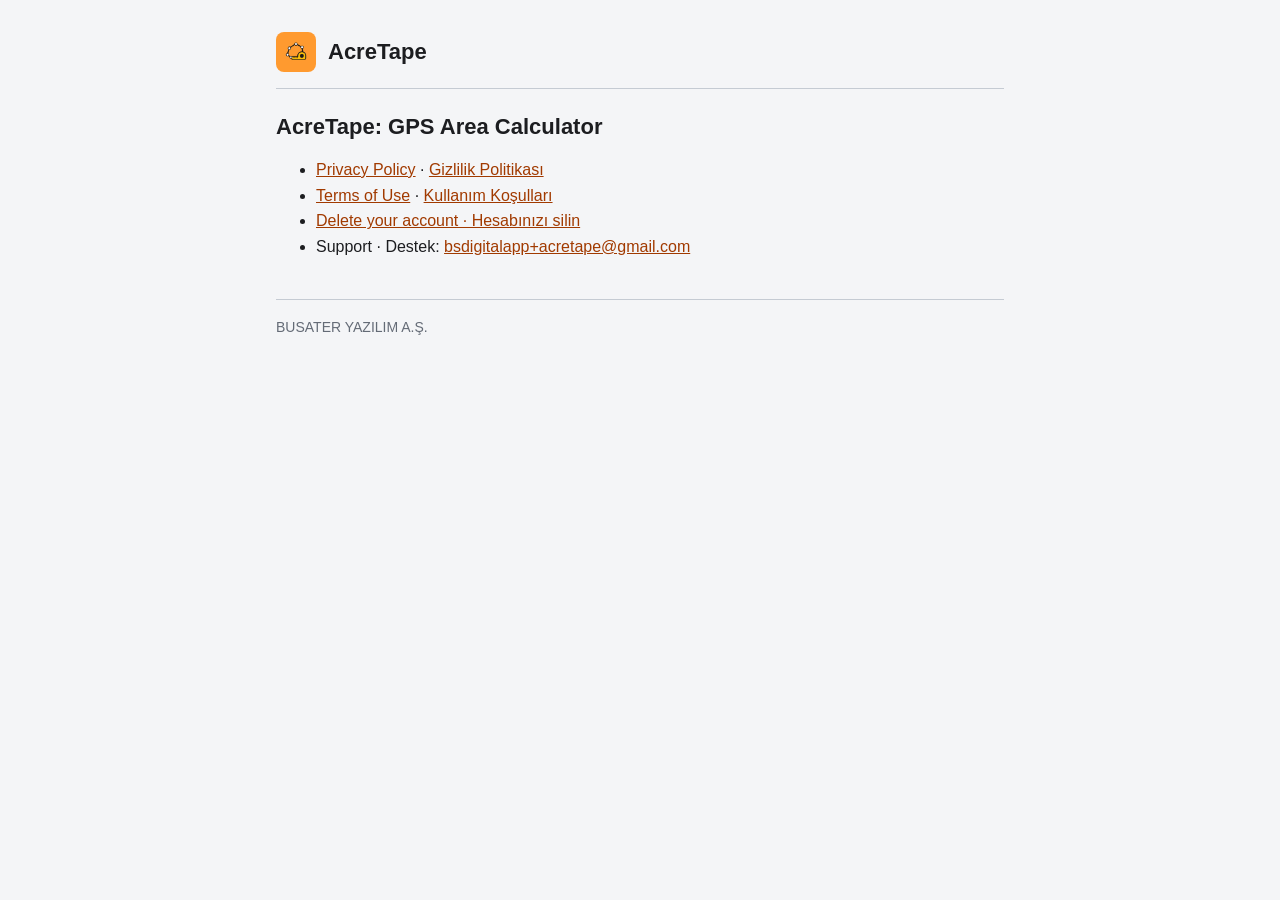
<file: index.html>
<!DOCTYPE html>
<html lang="en">
<head>
<meta charset="UTF-8" />
<meta name="viewport" content="width=device-width, initial-scale=1" />
<title>AcreTape — Legal</title>
<link rel="stylesheet" href="_stil.css" />
</head>
<body>
<div class="wrap">
<header><img src="simge.png" alt="" /><span class="ad">AcreTape</span></header>
<h1>AcreTape: GPS Area Calculator</h1>
<ul>
<li><a href="privacy.html">Privacy Policy</a> · <a href="privacy-tr.html">Gizlilik Politikası</a></li>
<li><a href="terms.html">Terms of Use</a> · <a href="terms-tr.html">Kullanım Koşulları</a></li>
<li><a href="delete-account.html">Delete your account · Hesabınızı silin</a></li>
<li>Support · Destek: <a href="mailto:bsdigitalapp+acretape@gmail.com">bsdigitalapp+acretape@gmail.com</a></li>
</ul>
<footer>BUSATER YAZILIM A.Ş.</footer>
</div>
</body>
</html>
</file>
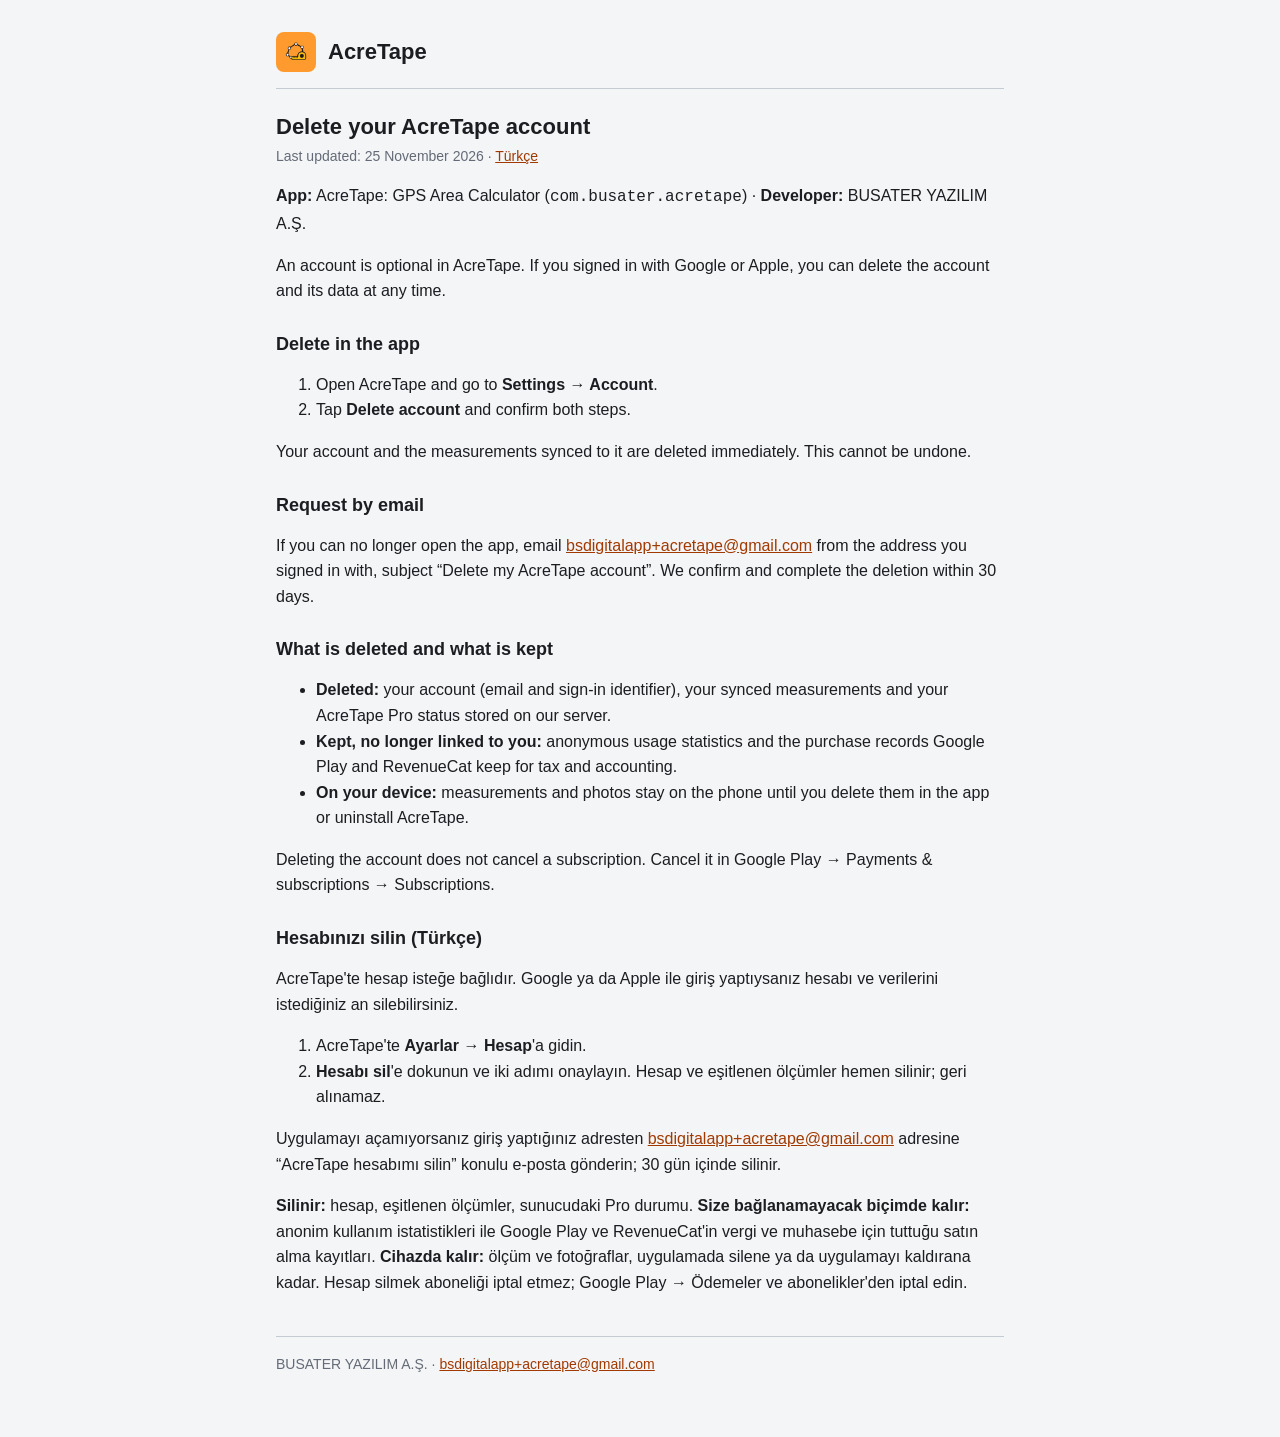
<file: delete-account.html>
<!DOCTYPE html>
<html lang="en">
<head>
<meta charset="UTF-8" />
<meta name="viewport" content="width=device-width, initial-scale=1" />
<title>AcreTape — Delete your account</title>
<link rel="stylesheet" href="_stil.css" />
</head>
<body>
<div class="wrap">
<header><img src="simge.png" alt="" /><span class="ad">AcreTape</span><nav></nav></header>
<h1>Delete your AcreTape account</h1>
<p class="tarih">Last updated: 25 November 2026 · <a href="#tr">Türkçe</a></p>
<p><strong>App:</strong> AcreTape: GPS Area Calculator (<code>com.busater.acretape</code>) · <strong>Developer:</strong> BUSATER YAZILIM A.Ş.</p>
<p>An account is optional in AcreTape. If you signed in with Google or Apple, you can delete the account and its data at any time.</p>

<h2>Delete in the app</h2>
<ol>
<li>Open AcreTape and go to <strong>Settings → Account</strong>.</li>
<li>Tap <strong>Delete account</strong> and confirm both steps.</li>
</ol>
<p>Your account and the measurements synced to it are deleted immediately. This cannot be undone.</p>

<h2>Request by email</h2>
<p>If you can no longer open the app, email <a href="mailto:bsdigitalapp+acretape@gmail.com?subject=Delete%20my%20AcreTape%20account">bsdigitalapp+acretape@gmail.com</a> from the address you signed in with, subject “Delete my AcreTape account”. We confirm and complete the deletion within 30 days.</p>

<h2>What is deleted and what is kept</h2>
<ul>
<li><strong>Deleted:</strong> your account (email and sign-in identifier), your synced measurements and your AcreTape Pro status stored on our server.</li>
<li><strong>Kept, no longer linked to you:</strong> anonymous usage statistics and the purchase records Google Play and RevenueCat keep for tax and accounting.</li>
<li><strong>On your device:</strong> measurements and photos stay on the phone until you delete them in the app or uninstall AcreTape.</li>
</ul>
<p>Deleting the account does not cancel a subscription. Cancel it in Google Play → Payments &amp; subscriptions → Subscriptions.</p>

<h2 id="tr">Hesabınızı silin (Türkçe)</h2>
<p>AcreTape'te hesap isteğe bağlıdır. Google ya da Apple ile giriş yaptıysanız hesabı ve verilerini istediğiniz an silebilirsiniz.</p>
<ol>
<li>AcreTape'te <strong>Ayarlar → Hesap</strong>'a gidin.</li>
<li><strong>Hesabı sil</strong>'e dokunun ve iki adımı onaylayın. Hesap ve eşitlenen ölçümler hemen silinir; geri alınamaz.</li>
</ol>
<p>Uygulamayı açamıyorsanız giriş yaptığınız adresten <a href="mailto:bsdigitalapp+acretape@gmail.com?subject=AcreTape%20hesab%C4%B1m%C4%B1%20silin">bsdigitalapp+acretape@gmail.com</a> adresine “AcreTape hesabımı silin” konulu e-posta gönderin; 30 gün içinde silinir.</p>
<p><strong>Silinir:</strong> hesap, eşitlenen ölçümler, sunucudaki Pro durumu. <strong>Size bağlanamayacak biçimde kalır:</strong> anonim kullanım istatistikleri ile Google Play ve RevenueCat'in vergi ve muhasebe için tuttuğu satın alma kayıtları. <strong>Cihazda kalır:</strong> ölçüm ve fotoğraflar, uygulamada silene ya da uygulamayı kaldırana kadar. Hesap silmek aboneliği iptal etmez; Google Play → Ödemeler ve abonelikler'den iptal edin.</p>
<footer>BUSATER YAZILIM A.Ş. · <a href="mailto:bsdigitalapp+acretape@gmail.com">bsdigitalapp+acretape@gmail.com</a></footer>
</div>
</body>
</html>
</file>
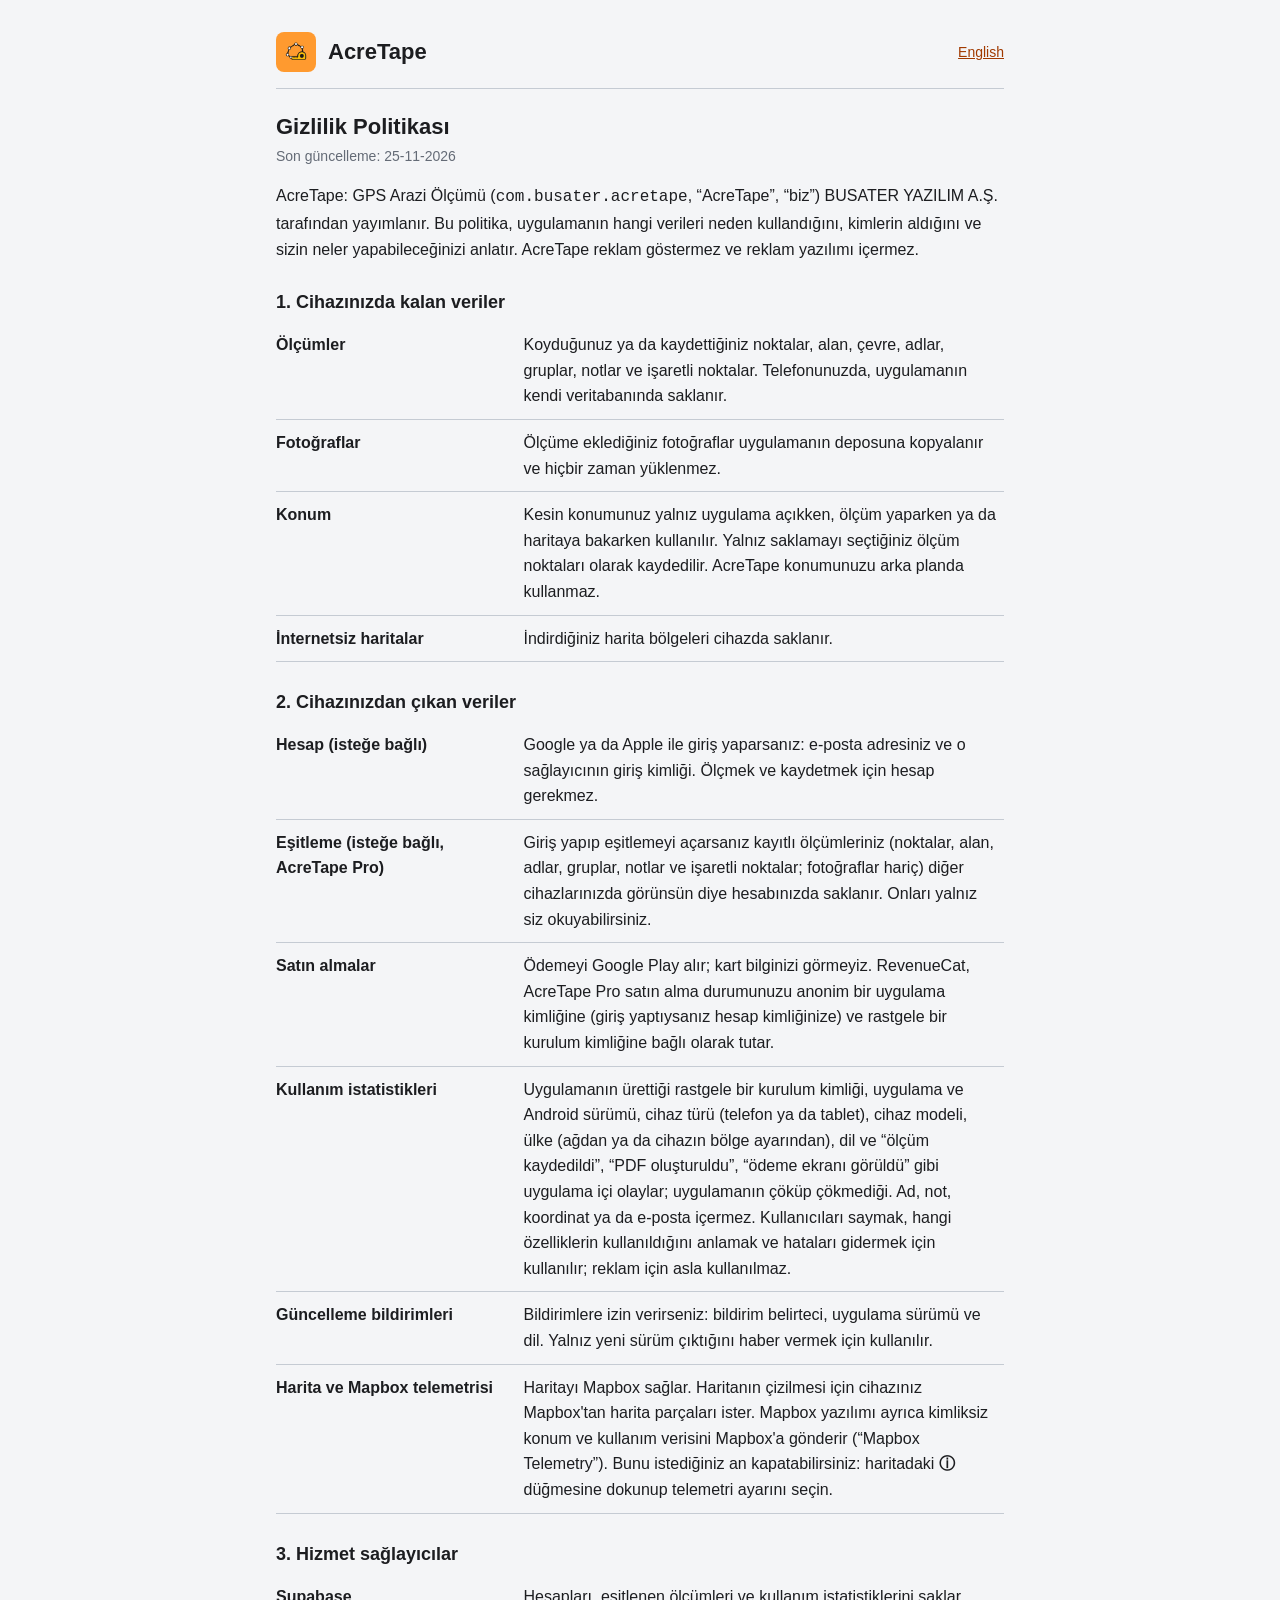
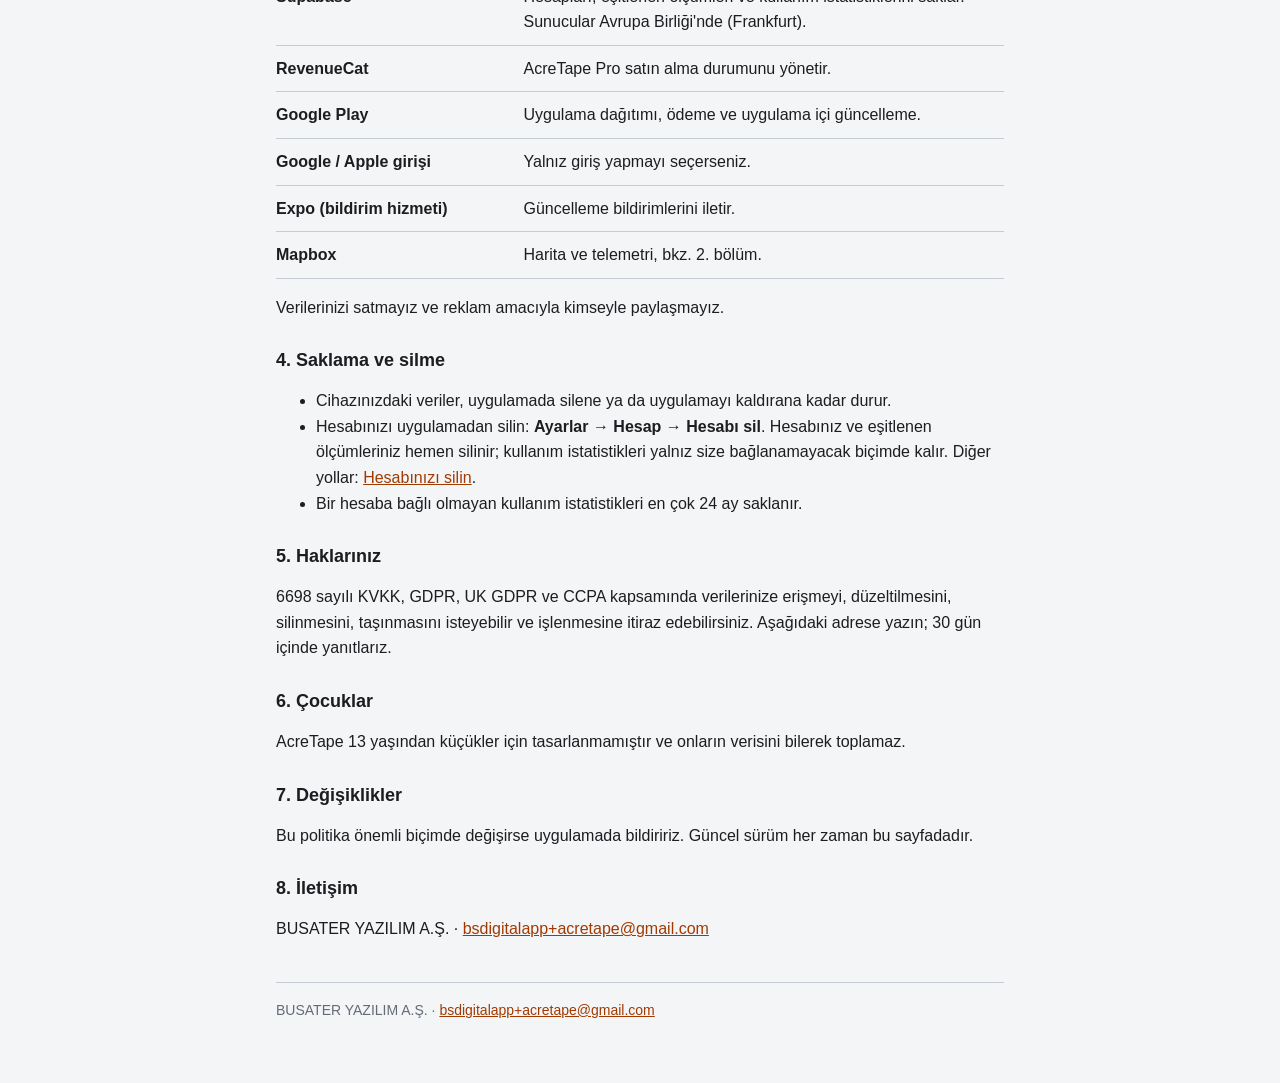
<file: privacy-tr.html>
<!DOCTYPE html>
<html lang="tr">
<head>
<meta charset="UTF-8" />
<meta name="viewport" content="width=device-width, initial-scale=1" />
<title>AcreTape — Gizlilik Politikası</title>
<link rel="stylesheet" href="_stil.css" />
</head>
<body>
<div class="wrap">
<header><img src="simge.png" alt="" /><span class="ad">AcreTape</span><nav><a href="privacy.html">English</a></nav></header>
<h1>Gizlilik Politikası</h1>
<p class="tarih">Son güncelleme: 25-11-2026</p>
<p>AcreTape: GPS Arazi Ölçümü (<code>com.busater.acretape</code>, “AcreTape”, “biz”) BUSATER YAZILIM A.Ş. tarafından yayımlanır. Bu politika, uygulamanın hangi verileri neden kullandığını, kimlerin aldığını ve sizin neler yapabileceğinizi anlatır. AcreTape reklam göstermez ve reklam yazılımı içermez.</p>

<h2>1. Cihazınızda kalan veriler</h2>
<table>
<tr><td>Ölçümler</td><td>Koyduğunuz ya da kaydettiğiniz noktalar, alan, çevre, adlar, gruplar, notlar ve işaretli noktalar. Telefonunuzda, uygulamanın kendi veritabanında saklanır.</td></tr>
<tr><td>Fotoğraflar</td><td>Ölçüme eklediğiniz fotoğraflar uygulamanın deposuna kopyalanır ve hiçbir zaman yüklenmez.</td></tr>
<tr><td>Konum</td><td>Kesin konumunuz yalnız uygulama açıkken, ölçüm yaparken ya da haritaya bakarken kullanılır. Yalnız saklamayı seçtiğiniz ölçüm noktaları olarak kaydedilir. AcreTape konumunuzu arka planda kullanmaz.</td></tr>
<tr><td>İnternetsiz haritalar</td><td>İndirdiğiniz harita bölgeleri cihazda saklanır.</td></tr>
</table>

<h2>2. Cihazınızdan çıkan veriler</h2>
<table>
<tr><td>Hesap (isteğe bağlı)</td><td>Google ya da Apple ile giriş yaparsanız: e-posta adresiniz ve o sağlayıcının giriş kimliği. Ölçmek ve kaydetmek için hesap gerekmez.</td></tr>
<tr><td>Eşitleme (isteğe bağlı, AcreTape Pro)</td><td>Giriş yapıp eşitlemeyi açarsanız kayıtlı ölçümleriniz (noktalar, alan, adlar, gruplar, notlar ve işaretli noktalar; fotoğraflar hariç) diğer cihazlarınızda görünsün diye hesabınızda saklanır. Onları yalnız siz okuyabilirsiniz.</td></tr>
<tr><td>Satın almalar</td><td>Ödemeyi Google Play alır; kart bilginizi görmeyiz. RevenueCat, AcreTape Pro satın alma durumunuzu anonim bir uygulama kimliğine (giriş yaptıysanız hesap kimliğinize) ve rastgele bir kurulum kimliğine bağlı olarak tutar.</td></tr>
<tr><td>Kullanım istatistikleri</td><td>Uygulamanın ürettiği rastgele bir kurulum kimliği, uygulama ve Android sürümü, cihaz türü (telefon ya da tablet), cihaz modeli, ülke (ağdan ya da cihazın bölge ayarından), dil ve “ölçüm kaydedildi”, “PDF oluşturuldu”, “ödeme ekranı görüldü” gibi uygulama içi olaylar; uygulamanın çöküp çökmediği. Ad, not, koordinat ya da e-posta içermez. Kullanıcıları saymak, hangi özelliklerin kullanıldığını anlamak ve hataları gidermek için kullanılır; reklam için asla kullanılmaz.</td></tr>
<tr><td>Güncelleme bildirimleri</td><td>Bildirimlere izin verirseniz: bildirim belirteci, uygulama sürümü ve dil. Yalnız yeni sürüm çıktığını haber vermek için kullanılır.</td></tr>
<tr><td>Harita ve Mapbox telemetrisi</td><td>Haritayı Mapbox sağlar. Haritanın çizilmesi için cihazınız Mapbox'tan harita parçaları ister. Mapbox yazılımı ayrıca kimliksiz konum ve kullanım verisini Mapbox'a gönderir (“Mapbox Telemetry”). Bunu istediğiniz an kapatabilirsiniz: haritadaki <strong>ⓘ</strong> düğmesine dokunup telemetri ayarını seçin.</td></tr>
</table>

<h2>3. Hizmet sağlayıcılar</h2>
<table>
<tr><td>Supabase</td><td>Hesapları, eşitlenen ölçümleri ve kullanım istatistiklerini saklar. Sunucular Avrupa Birliği'nde (Frankfurt).</td></tr>
<tr><td>RevenueCat</td><td>AcreTape Pro satın alma durumunu yönetir.</td></tr>
<tr><td>Google Play</td><td>Uygulama dağıtımı, ödeme ve uygulama içi güncelleme.</td></tr>
<tr><td>Google / Apple girişi</td><td>Yalnız giriş yapmayı seçerseniz.</td></tr>
<tr><td>Expo (bildirim hizmeti)</td><td>Güncelleme bildirimlerini iletir.</td></tr>
<tr><td>Mapbox</td><td>Harita ve telemetri, bkz. 2. bölüm.</td></tr>
</table>
<p>Verilerinizi satmayız ve reklam amacıyla kimseyle paylaşmayız.</p>

<h2>4. Saklama ve silme</h2>
<ul>
<li>Cihazınızdaki veriler, uygulamada silene ya da uygulamayı kaldırana kadar durur.</li>
<li>Hesabınızı uygulamadan silin: <strong>Ayarlar → Hesap → Hesabı sil</strong>. Hesabınız ve eşitlenen ölçümleriniz hemen silinir; kullanım istatistikleri yalnız size bağlanamayacak biçimde kalır. Diğer yollar: <a href="delete-account.html">Hesabınızı silin</a>.</li>
<li>Bir hesaba bağlı olmayan kullanım istatistikleri en çok 24 ay saklanır.</li>
</ul>

<h2>5. Haklarınız</h2>
<p>6698 sayılı KVKK, GDPR, UK GDPR ve CCPA kapsamında verilerinize erişmeyi, düzeltilmesini, silinmesini, taşınmasını isteyebilir ve işlenmesine itiraz edebilirsiniz. Aşağıdaki adrese yazın; 30 gün içinde yanıtlarız.</p>

<h2>6. Çocuklar</h2>
<p>AcreTape 13 yaşından küçükler için tasarlanmamıştır ve onların verisini bilerek toplamaz.</p>

<h2>7. Değişiklikler</h2>
<p>Bu politika önemli biçimde değişirse uygulamada bildiririz. Güncel sürüm her zaman bu sayfadadır.</p>

<h2>8. İletişim</h2>
<p>BUSATER YAZILIM A.Ş. · <a href="mailto:bsdigitalapp+acretape@gmail.com">bsdigitalapp+acretape@gmail.com</a></p>
<footer>BUSATER YAZILIM A.Ş. · <a href="mailto:bsdigitalapp+acretape@gmail.com">bsdigitalapp+acretape@gmail.com</a></footer>
</div>
</body>
</html>
</file>
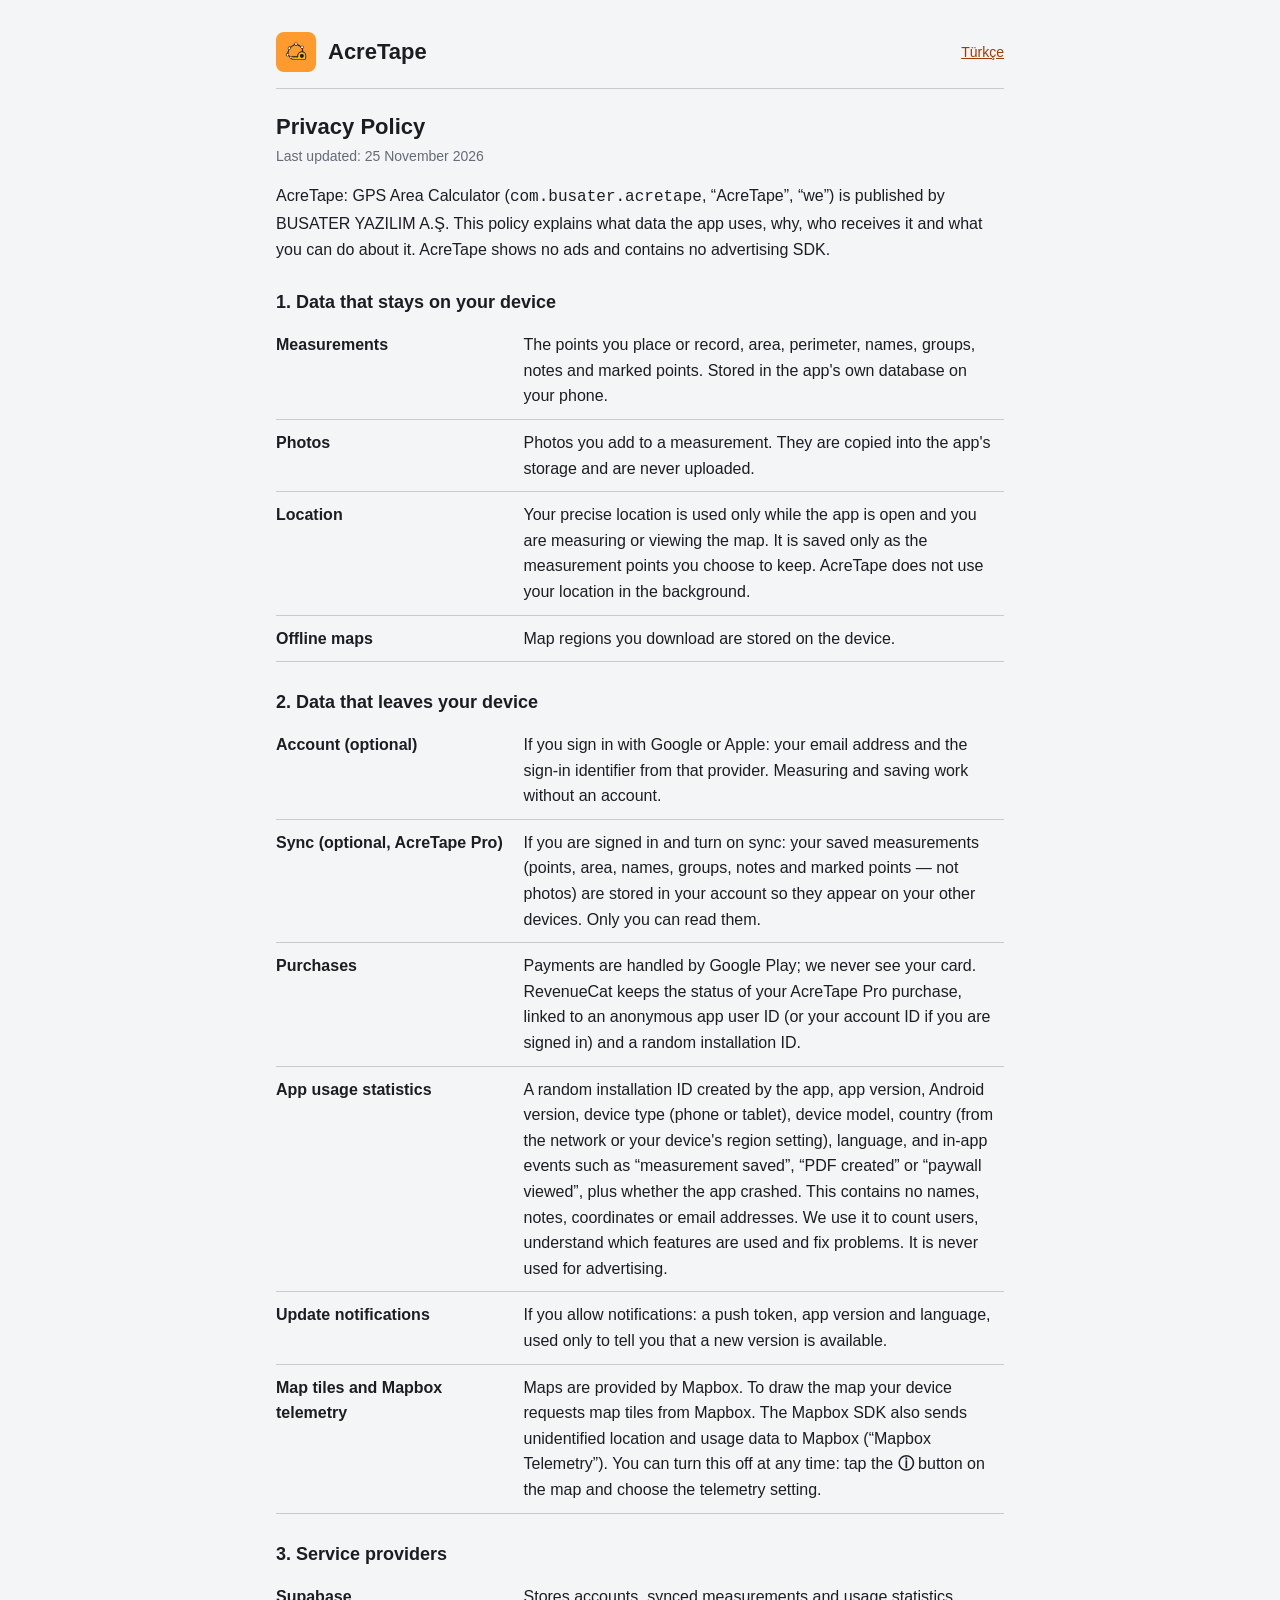
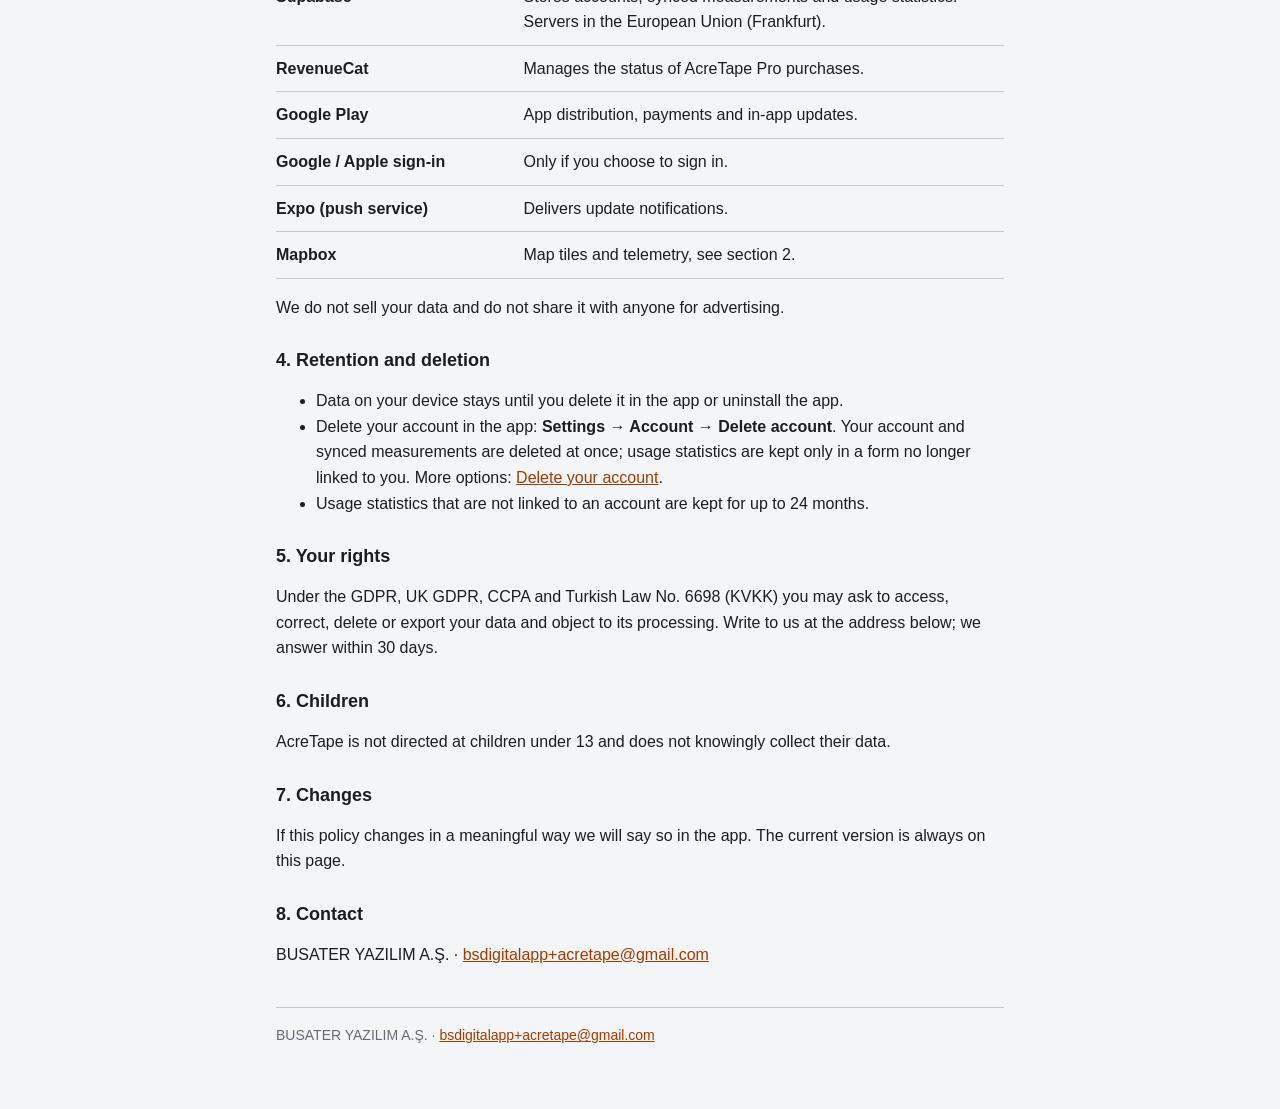
<file: privacy.html>
<!DOCTYPE html>
<html lang="en">
<head>
<meta charset="UTF-8" />
<meta name="viewport" content="width=device-width, initial-scale=1" />
<title>AcreTape — Privacy Policy</title>
<link rel="stylesheet" href="_stil.css" />
</head>
<body>
<div class="wrap">
<header><img src="simge.png" alt="" /><span class="ad">AcreTape</span><nav><a href="privacy-tr.html">Türkçe</a></nav></header>
<h1>Privacy Policy</h1>
<p class="tarih">Last updated: 25 November 2026</p>
<p>AcreTape: GPS Area Calculator (<code>com.busater.acretape</code>, “AcreTape”, “we”) is published by BUSATER YAZILIM A.Ş. This policy explains what data the app uses, why, who receives it and what you can do about it. AcreTape shows no ads and contains no advertising SDK.</p>

<h2>1. Data that stays on your device</h2>
<table>
<tr><td>Measurements</td><td>The points you place or record, area, perimeter, names, groups, notes and marked points. Stored in the app's own database on your phone.</td></tr>
<tr><td>Photos</td><td>Photos you add to a measurement. They are copied into the app's storage and are never uploaded.</td></tr>
<tr><td>Location</td><td>Your precise location is used only while the app is open and you are measuring or viewing the map. It is saved only as the measurement points you choose to keep. AcreTape does not use your location in the background.</td></tr>
<tr><td>Offline maps</td><td>Map regions you download are stored on the device.</td></tr>
</table>

<h2>2. Data that leaves your device</h2>
<table>
<tr><td>Account (optional)</td><td>If you sign in with Google or Apple: your email address and the sign-in identifier from that provider. Measuring and saving work without an account.</td></tr>
<tr><td>Sync (optional, AcreTape Pro)</td><td>If you are signed in and turn on sync: your saved measurements (points, area, names, groups, notes and marked points — not photos) are stored in your account so they appear on your other devices. Only you can read them.</td></tr>
<tr><td>Purchases</td><td>Payments are handled by Google Play; we never see your card. RevenueCat keeps the status of your AcreTape Pro purchase, linked to an anonymous app user ID (or your account ID if you are signed in) and a random installation ID.</td></tr>
<tr><td>App usage statistics</td><td>A random installation ID created by the app, app version, Android version, device type (phone or tablet), device model, country (from the network or your device's region setting), language, and in-app events such as “measurement saved”, “PDF created” or “paywall viewed”, plus whether the app crashed. This contains no names, notes, coordinates or email addresses. We use it to count users, understand which features are used and fix problems. It is never used for advertising.</td></tr>
<tr><td>Update notifications</td><td>If you allow notifications: a push token, app version and language, used only to tell you that a new version is available.</td></tr>
<tr><td>Map tiles and Mapbox telemetry</td><td>Maps are provided by Mapbox. To draw the map your device requests map tiles from Mapbox. The Mapbox SDK also sends unidentified location and usage data to Mapbox (“Mapbox Telemetry”). You can turn this off at any time: tap the <strong>ⓘ</strong> button on the map and choose the telemetry setting.</td></tr>
</table>

<h2>3. Service providers</h2>
<table>
<tr><td>Supabase</td><td>Stores accounts, synced measurements and usage statistics. Servers in the European Union (Frankfurt).</td></tr>
<tr><td>RevenueCat</td><td>Manages the status of AcreTape Pro purchases.</td></tr>
<tr><td>Google Play</td><td>App distribution, payments and in-app updates.</td></tr>
<tr><td>Google / Apple sign-in</td><td>Only if you choose to sign in.</td></tr>
<tr><td>Expo (push service)</td><td>Delivers update notifications.</td></tr>
<tr><td>Mapbox</td><td>Map tiles and telemetry, see section 2.</td></tr>
</table>
<p>We do not sell your data and do not share it with anyone for advertising.</p>

<h2>4. Retention and deletion</h2>
<ul>
<li>Data on your device stays until you delete it in the app or uninstall the app.</li>
<li>Delete your account in the app: <strong>Settings → Account → Delete account</strong>. Your account and synced measurements are deleted at once; usage statistics are kept only in a form no longer linked to you. More options: <a href="delete-account.html">Delete your account</a>.</li>
<li>Usage statistics that are not linked to an account are kept for up to 24 months.</li>
</ul>

<h2>5. Your rights</h2>
<p>Under the GDPR, UK GDPR, CCPA and Turkish Law No. 6698 (KVKK) you may ask to access, correct, delete or export your data and object to its processing. Write to us at the address below; we answer within 30 days.</p>

<h2>6. Children</h2>
<p>AcreTape is not directed at children under 13 and does not knowingly collect their data.</p>

<h2>7. Changes</h2>
<p>If this policy changes in a meaningful way we will say so in the app. The current version is always on this page.</p>

<h2>8. Contact</h2>
<p>BUSATER YAZILIM A.Ş. · <a href="mailto:bsdigitalapp+acretape@gmail.com">bsdigitalapp+acretape@gmail.com</a></p>
<footer>BUSATER YAZILIM A.Ş. · <a href="mailto:bsdigitalapp+acretape@gmail.com">bsdigitalapp+acretape@gmail.com</a></footer>
</div>
</body>
</html>
</file>
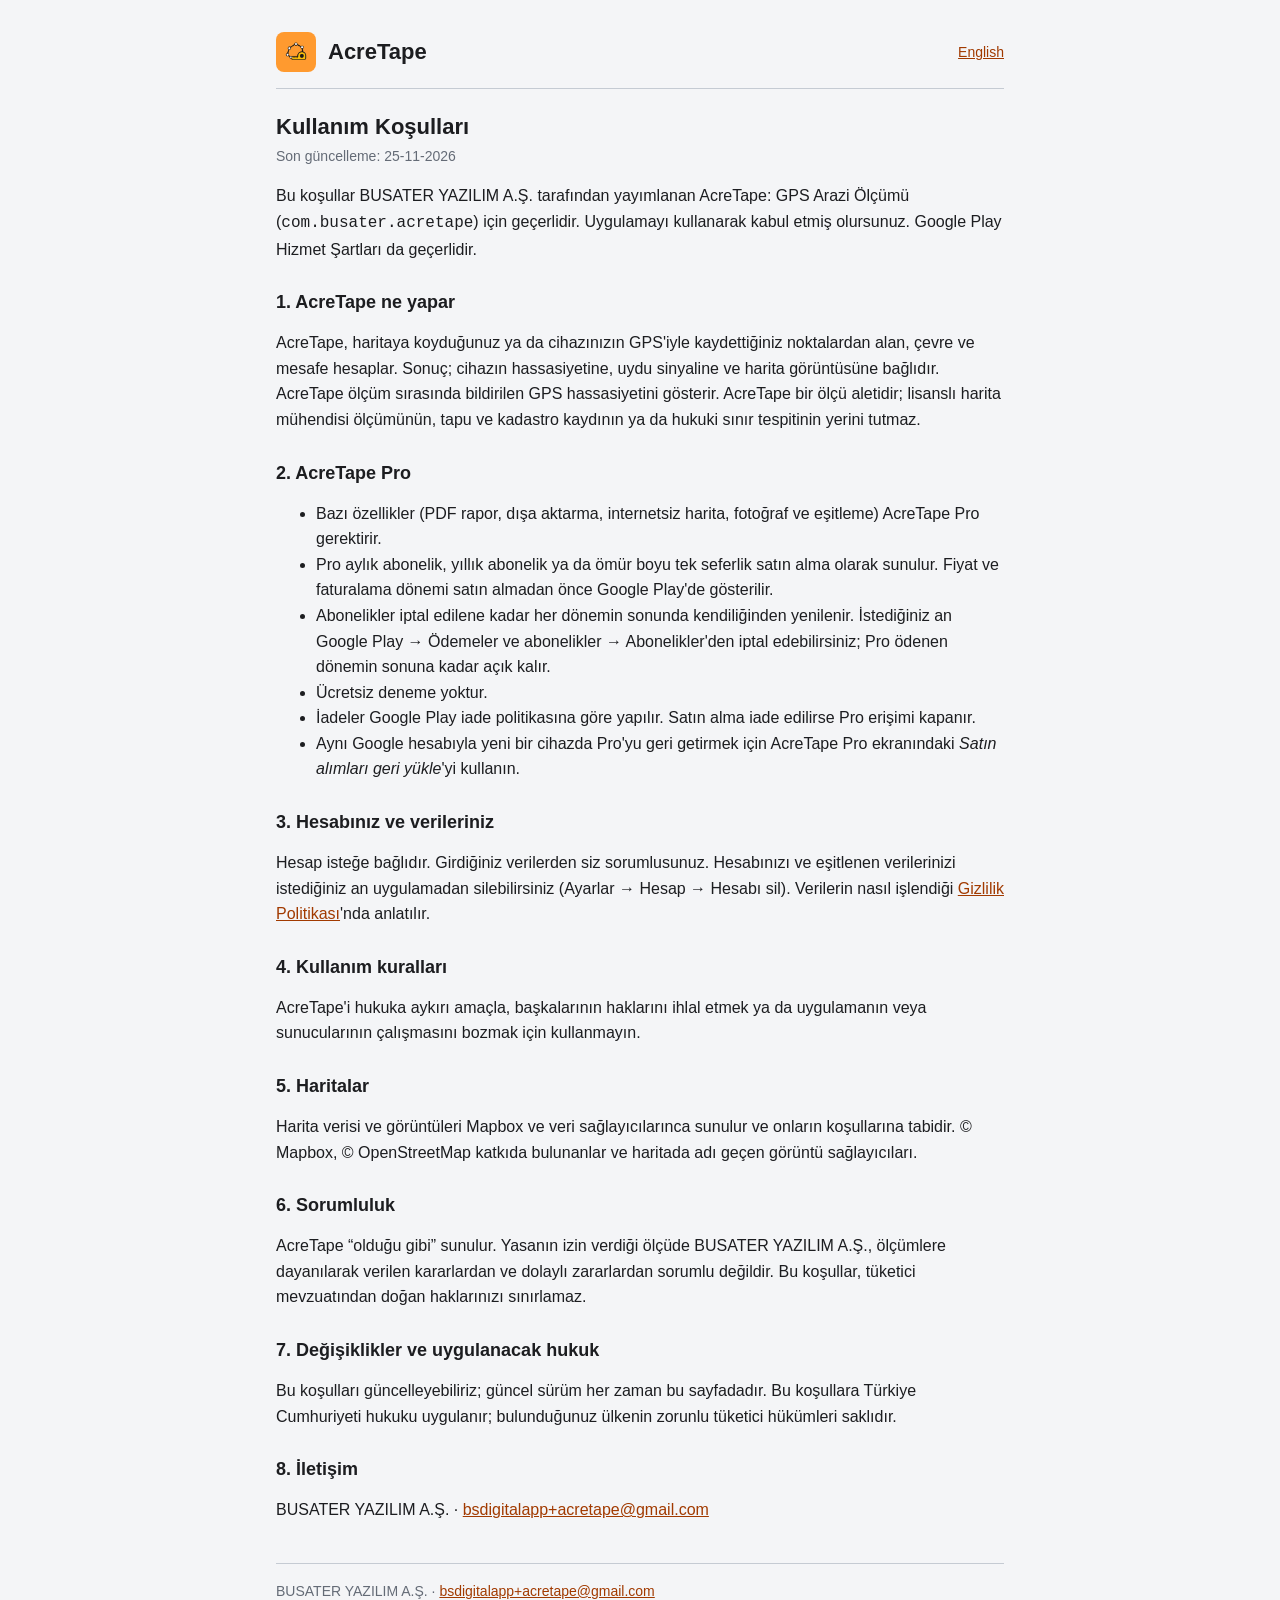
<file: terms-tr.html>
<!DOCTYPE html>
<html lang="tr">
<head>
<meta charset="UTF-8" />
<meta name="viewport" content="width=device-width, initial-scale=1" />
<title>AcreTape — Kullanım Koşulları</title>
<link rel="stylesheet" href="_stil.css" />
</head>
<body>
<div class="wrap">
<header><img src="simge.png" alt="" /><span class="ad">AcreTape</span><nav><a href="terms.html">English</a></nav></header>
<h1>Kullanım Koşulları</h1>
<p class="tarih">Son güncelleme: 25-11-2026</p>
<p>Bu koşullar BUSATER YAZILIM A.Ş. tarafından yayımlanan AcreTape: GPS Arazi Ölçümü (<code>com.busater.acretape</code>) için geçerlidir. Uygulamayı kullanarak kabul etmiş olursunuz. Google Play Hizmet Şartları da geçerlidir.</p>

<h2>1. AcreTape ne yapar</h2>
<p>AcreTape, haritaya koyduğunuz ya da cihazınızın GPS'iyle kaydettiğiniz noktalardan alan, çevre ve mesafe hesaplar. Sonuç; cihazın hassasiyetine, uydu sinyaline ve harita görüntüsüne bağlıdır. AcreTape ölçüm sırasında bildirilen GPS hassasiyetini gösterir. AcreTape bir ölçü aletidir; lisanslı harita mühendisi ölçümünün, tapu ve kadastro kaydının ya da hukuki sınır tespitinin yerini tutmaz.</p>

<h2>2. AcreTape Pro</h2>
<ul>
<li>Bazı özellikler (PDF rapor, dışa aktarma, internetsiz harita, fotoğraf ve eşitleme) AcreTape Pro gerektirir.</li>
<li>Pro aylık abonelik, yıllık abonelik ya da ömür boyu tek seferlik satın alma olarak sunulur. Fiyat ve faturalama dönemi satın almadan önce Google Play'de gösterilir.</li>
<li>Abonelikler iptal edilene kadar her dönemin sonunda kendiliğinden yenilenir. İstediğiniz an Google Play → Ödemeler ve abonelikler → Abonelikler'den iptal edebilirsiniz; Pro ödenen dönemin sonuna kadar açık kalır.</li>
<li>Ücretsiz deneme yoktur.</li>
<li>İadeler Google Play iade politikasına göre yapılır. Satın alma iade edilirse Pro erişimi kapanır.</li>
<li>Aynı Google hesabıyla yeni bir cihazda Pro'yu geri getirmek için AcreTape Pro ekranındaki <em>Satın alımları geri yükle</em>'yi kullanın.</li>
</ul>

<h2>3. Hesabınız ve verileriniz</h2>
<p>Hesap isteğe bağlıdır. Girdiğiniz verilerden siz sorumlusunuz. Hesabınızı ve eşitlenen verilerinizi istediğiniz an uygulamadan silebilirsiniz (Ayarlar → Hesap → Hesabı sil). Verilerin nasıl işlendiği <a href="privacy-tr.html">Gizlilik Politikası</a>'nda anlatılır.</p>

<h2>4. Kullanım kuralları</h2>
<p>AcreTape'i hukuka aykırı amaçla, başkalarının haklarını ihlal etmek ya da uygulamanın veya sunucularının çalışmasını bozmak için kullanmayın.</p>

<h2>5. Haritalar</h2>
<p>Harita verisi ve görüntüleri Mapbox ve veri sağlayıcılarınca sunulur ve onların koşullarına tabidir. © Mapbox, © OpenStreetMap katkıda bulunanlar ve haritada adı geçen görüntü sağlayıcıları.</p>

<h2>6. Sorumluluk</h2>
<p>AcreTape “olduğu gibi” sunulur. Yasanın izin verdiği ölçüde BUSATER YAZILIM A.Ş., ölçümlere dayanılarak verilen kararlardan ve dolaylı zararlardan sorumlu değildir. Bu koşullar, tüketici mevzuatından doğan haklarınızı sınırlamaz.</p>

<h2>7. Değişiklikler ve uygulanacak hukuk</h2>
<p>Bu koşulları güncelleyebiliriz; güncel sürüm her zaman bu sayfadadır. Bu koşullara Türkiye Cumhuriyeti hukuku uygulanır; bulunduğunuz ülkenin zorunlu tüketici hükümleri saklıdır.</p>

<h2>8. İletişim</h2>
<p>BUSATER YAZILIM A.Ş. · <a href="mailto:bsdigitalapp+acretape@gmail.com">bsdigitalapp+acretape@gmail.com</a></p>
<footer>BUSATER YAZILIM A.Ş. · <a href="mailto:bsdigitalapp+acretape@gmail.com">bsdigitalapp+acretape@gmail.com</a></footer>
</div>
</body>
</html>
</file>
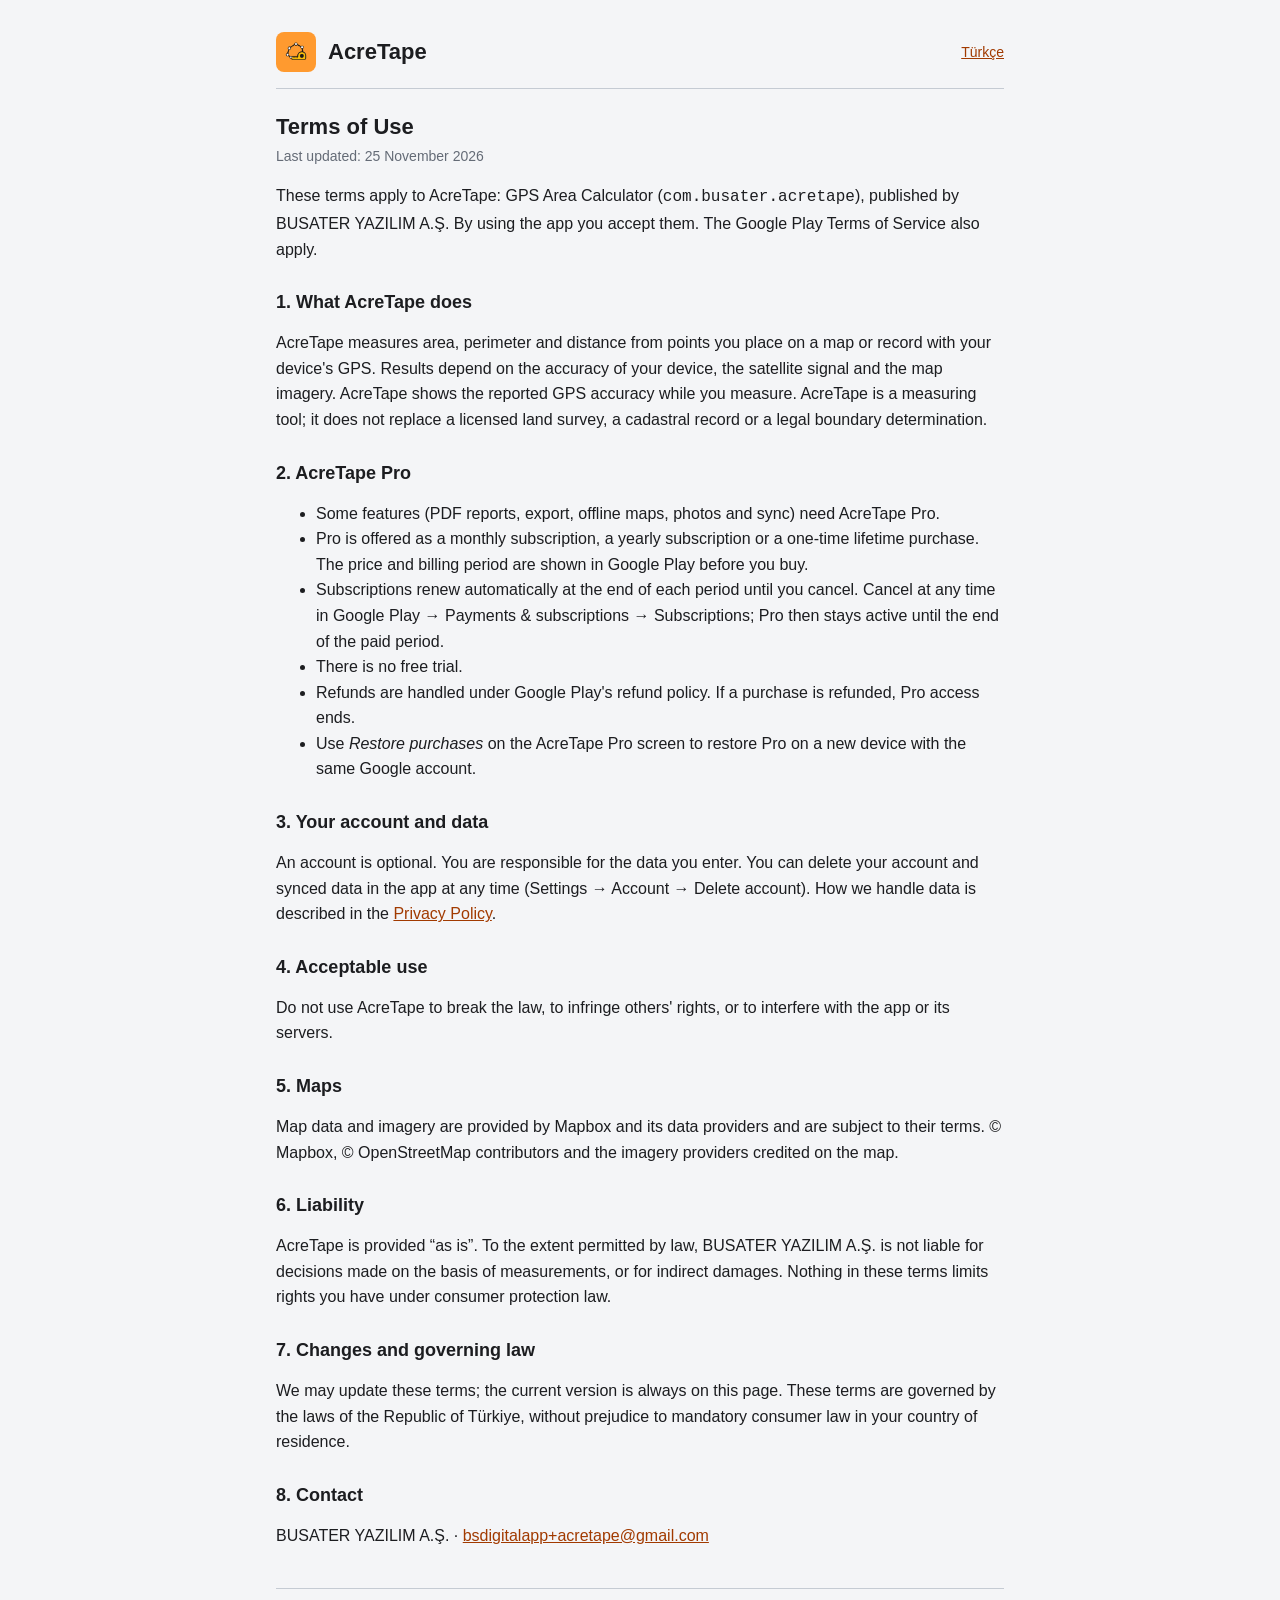
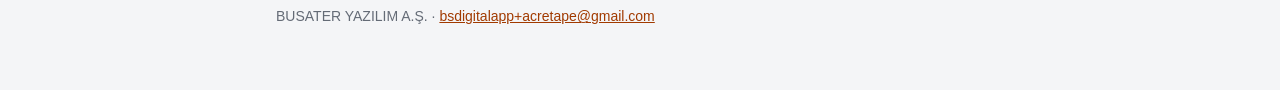
<file: terms.html>
<!DOCTYPE html>
<html lang="en">
<head>
<meta charset="UTF-8" />
<meta name="viewport" content="width=device-width, initial-scale=1" />
<title>AcreTape — Terms of Use</title>
<link rel="stylesheet" href="_stil.css" />
</head>
<body>
<div class="wrap">
<header><img src="simge.png" alt="" /><span class="ad">AcreTape</span><nav><a href="terms-tr.html">Türkçe</a></nav></header>
<h1>Terms of Use</h1>
<p class="tarih">Last updated: 25 November 2026</p>
<p>These terms apply to AcreTape: GPS Area Calculator (<code>com.busater.acretape</code>), published by BUSATER YAZILIM A.Ş. By using the app you accept them. The Google Play Terms of Service also apply.</p>

<h2>1. What AcreTape does</h2>
<p>AcreTape measures area, perimeter and distance from points you place on a map or record with your device's GPS. Results depend on the accuracy of your device, the satellite signal and the map imagery. AcreTape shows the reported GPS accuracy while you measure. AcreTape is a measuring tool; it does not replace a licensed land survey, a cadastral record or a legal boundary determination.</p>

<h2>2. AcreTape Pro</h2>
<ul>
<li>Some features (PDF reports, export, offline maps, photos and sync) need AcreTape Pro.</li>
<li>Pro is offered as a monthly subscription, a yearly subscription or a one-time lifetime purchase. The price and billing period are shown in Google Play before you buy.</li>
<li>Subscriptions renew automatically at the end of each period until you cancel. Cancel at any time in Google Play → Payments &amp; subscriptions → Subscriptions; Pro then stays active until the end of the paid period.</li>
<li>There is no free trial.</li>
<li>Refunds are handled under Google Play's refund policy. If a purchase is refunded, Pro access ends.</li>
<li>Use <em>Restore purchases</em> on the AcreTape Pro screen to restore Pro on a new device with the same Google account.</li>
</ul>

<h2>3. Your account and data</h2>
<p>An account is optional. You are responsible for the data you enter. You can delete your account and synced data in the app at any time (Settings → Account → Delete account). How we handle data is described in the <a href="privacy.html">Privacy Policy</a>.</p>

<h2>4. Acceptable use</h2>
<p>Do not use AcreTape to break the law, to infringe others' rights, or to interfere with the app or its servers.</p>

<h2>5. Maps</h2>
<p>Map data and imagery are provided by Mapbox and its data providers and are subject to their terms. © Mapbox, © OpenStreetMap contributors and the imagery providers credited on the map.</p>

<h2>6. Liability</h2>
<p>AcreTape is provided “as is”. To the extent permitted by law, BUSATER YAZILIM A.Ş. is not liable for decisions made on the basis of measurements, or for indirect damages. Nothing in these terms limits rights you have under consumer protection law.</p>

<h2>7. Changes and governing law</h2>
<p>We may update these terms; the current version is always on this page. These terms are governed by the laws of the Republic of Türkiye, without prejudice to mandatory consumer law in your country of residence.</p>

<h2>8. Contact</h2>
<p>BUSATER YAZILIM A.Ş. · <a href="mailto:bsdigitalapp+acretape@gmail.com">bsdigitalapp+acretape@gmail.com</a></p>
<footer>BUSATER YAZILIM A.Ş. · <a href="mailto:bsdigitalapp+acretape@gmail.com">bsdigitalapp+acretape@gmail.com</a></footer>
</div>
</body>
</html>
</file>
<file: _stil.css>
:root { --primary:#B63F00; --ink:#1C1D20; --muted:#646B76; --bg:#F4F5F7; --surface:#FFFFFF; --outline:#C5CBD3; --link:#A13A00; }
@media (prefers-color-scheme: dark) { :root { --primary:#FF9A2F; --ink:#FFFFFF; --muted:#B2B9C4; --bg:#121212; --surface:#1E1E1E; --outline:#4A4F57; --link:#FFB357; } }
* { box-sizing:border-box; }
body { margin:0; font-family:Roboto,-apple-system,"Segoe UI",sans-serif; background:var(--bg); color:var(--ink); line-height:1.6; }
.wrap { max-width:760px; margin:0 auto; padding:24px 16px 64px; }
header { display:flex; align-items:center; gap:12px; padding:8px 0 16px; border-bottom:1px solid var(--outline); }
header img { width:40px; height:40px; border-radius:8px; }
header .ad { font-size:22px; font-weight:700; }
header nav { margin-left:auto; font-size:14px; }
h1 { font-size:22px; line-height:28px; margin:24px 0 4px; }
.tarih { color:var(--muted); font-size:14px; margin:0 0 16px; }
h2 { font-size:18px; line-height:24px; margin:28px 0 8px; }
p, li, td { font-size:16px; }
a { color:var(--link); }
table { width:100%; border-collapse:collapse; margin:8px 0; }
td { padding:10px 8px 10px 0; border-bottom:1px solid var(--outline); vertical-align:top; }
td:first-child { font-weight:600; width:34%; }
footer { color:var(--muted); font-size:14px; margin-top:40px; border-top:1px solid var(--outline); padding-top:16px; }
</file>
